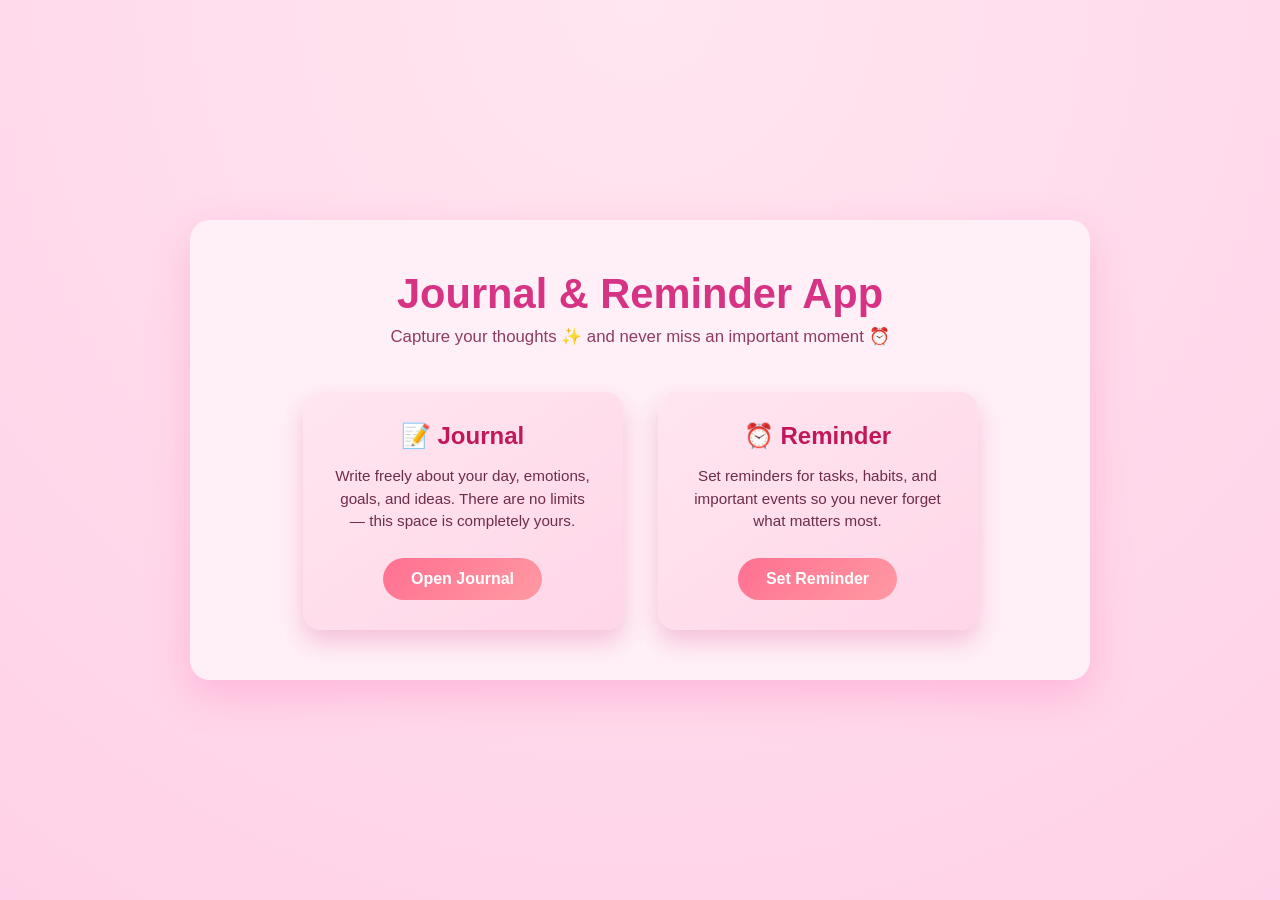
<file: Anudip_AJWP-main/ReminderJournalApp/backend/target/classes/frontend/index.html>
<!DOCTYPE html>
<html lang="en">
<head>
    <meta charset="UTF-8">
    <title>Journal & Reminder App</title>
    <link rel="stylesheet" href="css/style.css">
</head>
<body>

<div class="container">

    <header>
        <h1>Journal & Reminder App</h1>
        <p class="subtitle">
            Capture your thoughts ✨ and never miss an important moment ⏰
        </p>
    </header>

    <section class="cards">

        <div class="card">
            <h2>📝 Journal</h2>
            <p>
                Write freely about your day, emotions, goals, and ideas.
                There are no limits — this space is completely yours.
            </p>
            <a href="journal.html" class="btn">Open Journal</a>
        </div>

        <div class="card">
            <h2>⏰ Reminder</h2>
            <p>
                Set reminders for tasks, habits, and important events
                so you never forget what matters most.
            </p>
            <a href="reminder.html" class="btn">Set Reminder</a>
        </div>

    </section>

    <p id="status"></p>

</div>

<script src="js/app.js"></script>
</body>
</html>
</file>
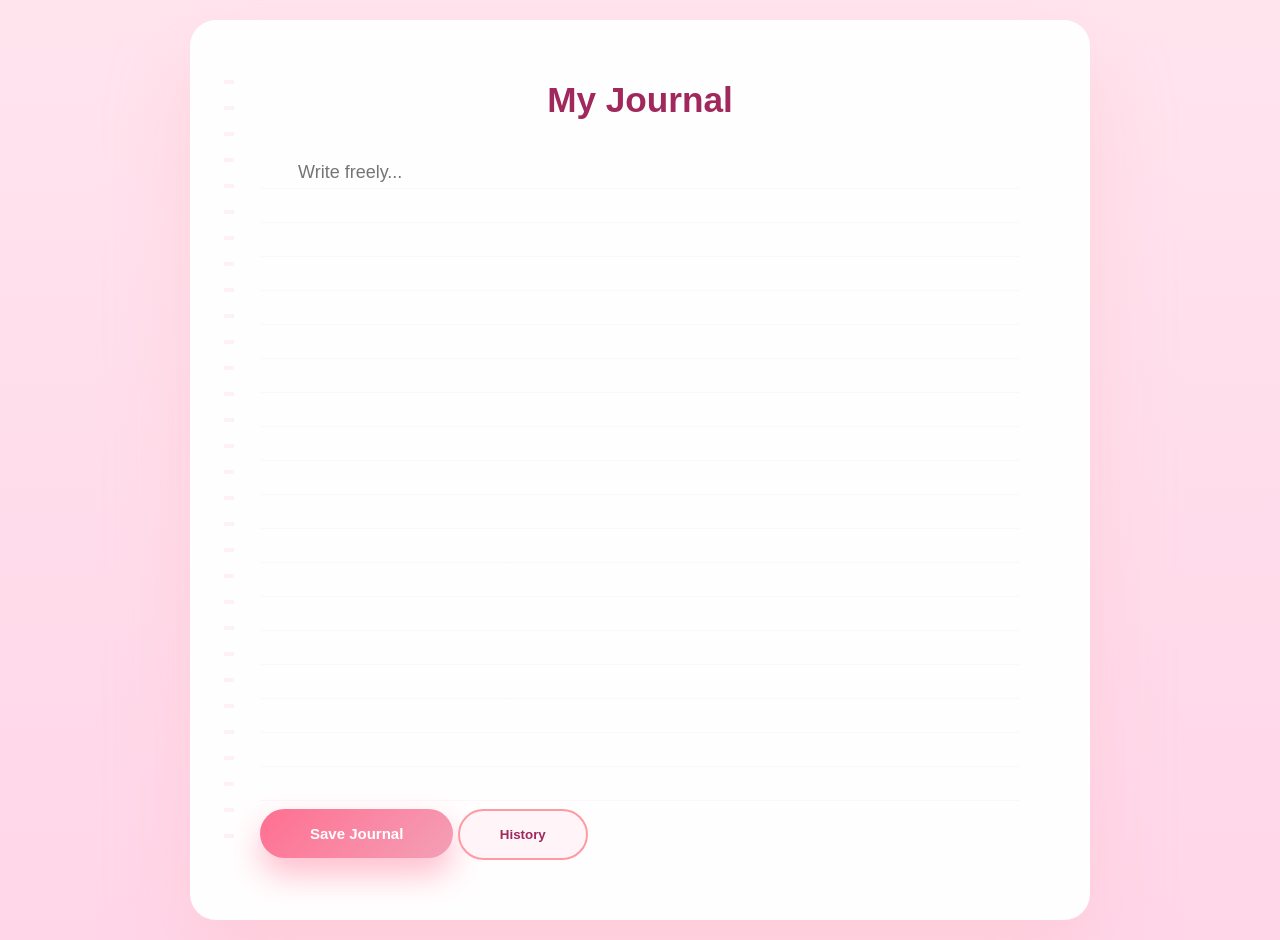
<file: Anudip_AJWP-main/ReminderJournalApp/backend/target/classes/frontend/journal.html>
<!DOCTYPE html>
<html lang="en">
<head>
  <meta charset="UTF-8">
  <title>My Journal</title>
  <meta name="viewport" content="width=device-width, initial-scale=1.0">
  <link rel="stylesheet" href="css/style.css">
</head>

<body class="journal-page">

<div class="notebook">
  <h1 class="title">My Journal</h1>

  <textarea id="journalText" placeholder="Write freely..."></textarea>

  <div class="journal-actions">
    <button id="saveBtn" type="button">Save Journal</button>
    <button id="historyBtn" type="button">History</button>
  </div>
</div>

<!-- HISTORY OVERLAY -->
<div id="historyPanel" class="history hidden">
  <div class="history-sheet">
    <button id="closeHistory" type="button" class="close-history">✕</button>

    <h3>Past Entries</h3>
    <ul id="historyList"></ul>
  </div>
</div>

<script src="js/app.js"></script>
</body>
</html>
</file>
<file: Anudip_AJWP-main/ReminderJournalApp/backend/target/classes/frontend/css/style.css>
/* =========================
   GLOBAL RESET
   ========================= */
* {
    margin: 0;
    padding: 0;
    box-sizing: border-box;
    font-family: "Segoe UI", sans-serif;
}

/* =========================
   GLOBAL BACKGROUND (HOME & REMINDER)
   ========================= */
body {
    min-height: 100vh;
    background: radial-gradient(circle at top, #ffe6f0, #ffd1e8);
    display: flex;
    justify-content: center;
    align-items: center;
    padding: 20px;
}

/* =========================
   HOME / MAIN CONTAINER
   ========================= */
.container {
    width: 95%;
    max-width: 900px;
    background: #fff0f7;
    padding: 50px 40px;
    border-radius: 20px;
    box-shadow: 0 15px 40px rgba(255, 105, 180, 0.3);
    text-align: center;
}

/* =========================
   HEADER
   ========================= */
header h1 {
    color: #d63384;
    font-size: 2.6rem;
    margin-bottom: 8px;
}

.subtitle {
    color: #8f3a62;
    margin-bottom: 45px;
    font-size: 1.05rem;
}

/* =========================
   CARDS
   ========================= */
.cards {
    display: flex;
    gap: 35px;
    justify-content: center;
    flex-wrap: wrap;
}

.card {
    background: linear-gradient(145deg, #ffe6f0, #ffd6e8);
    width: 320px;
    padding: 30px;
    border-radius: 18px;
    box-shadow: 0 12px 25px rgba(214, 51, 132, 0.25);
    transition: transform 0.3s ease, box-shadow 0.3s ease;
}

.card:hover {
    transform: translateY(-8px);
    box-shadow: 0 18px 35px rgba(214, 51, 132, 0.35);
}

.card h2 {
    color: #c2185b;
    margin-bottom: 15px;
}

.card p {
    color: #6d2c4a;
    font-size: 0.95rem;
    margin-bottom: 25px;
    line-height: 1.5;
}

/* =========================
   BUTTONS (HOME)
   ========================= */
.btn {
    text-decoration: none;
    background: linear-gradient(135deg, #ff6f91, #ff9aa2);
    color: white;
    padding: 12px 28px;
    border-radius: 30px;
    font-weight: 600;
    display: inline-block;
}

.btn:hover {
    opacity: 0.9;
}

/* =====================================================
   JOURNAL PAGE (ONLY THIS PART IS CHANGED)
   ===================================================== */

/* Journal page wrapper */
.journal-page {
    min-height: 100vh;
    width: 100%;
    background: linear-gradient(to bottom, #ffe4ee, #ffd6e8);
    display: flex;
    justify-content: center;
    align-items: center;
    padding: 20px;
}

/* Notebook */
.notebook {
    width: 100%;
    max-width: 900px;
    min-height: 100vh;
    background: #fffefe;
    border-radius: 26px;
    padding: 60px 70px;
    box-shadow: 0 40px 80px rgba(255, 182, 193, 0.35);
    display: flex;
    flex-direction: column;
    position: relative;
}

/* Spiral hint */
.notebook::before {
    content: "";
    position: absolute;
    left: 34px;
    top: 60px;
    bottom: 60px;
    width: 10px;
    background: repeating-linear-gradient(
        to bottom,
        rgba(243, 164, 181, 0.4) 0px,
        rgba(243, 164, 181, 0.4) 4px,
        transparent 4px,
        transparent 26px
    );
    opacity: 0.35;
}

/* Journal title */
.title {
    text-align: center;
    font-size: 2.2rem;
    color: #a1285c;
    margin-bottom: 35px;
}

/* Journal textarea */
.notebook textarea {
    flex: 1;
    border: none;
    outline: none;
    resize: none;
    font-size: 18px;
    line-height: 34px;
    color: #4a0033;
    padding-left: 38px;
    background: repeating-linear-gradient(
        transparent,
        transparent 33px,
        rgba(243, 164, 181, 0.18) 34px
    );
    caret-color: #c2185b;
}

/* Journal buttons */
#journalForm {
    margin-top: 35px;
    display: flex;
    justify-content: center;
    gap: 18px;
}

#saveBtn {
    padding: 16px 50px;
    border-radius: 32px;
    border: none;
    background: linear-gradient(135deg, #ff6f91, #f49fb6);
    color: white;
    font-size: 15px;
    font-weight: 600;
    cursor: pointer;
    box-shadow: 0 16px 32px rgba(255, 111, 145, 0.45);
}

#historyBtn {
    padding: 16px 40px;
    border-radius: 32px;
    border: 2px solid #ff9aa2;
    background: #fff5f8;
    color: #a1285c;
    font-weight: 600;
    cursor: pointer;
}

/* =========================
   HISTORY OVERLAY
   ========================= */
.history {
    position: fixed;
    inset: 0;
    background: rgba(255, 228, 238, 0.85);
    backdrop-filter: blur(6px);
    display: flex;
    justify-content: center;
    align-items: flex-end;
    z-index: 200;
}

.history.hidden {
    display: none;
}

.history-sheet {
    width: 100%;
    max-width: 900px;
    max-height: 65vh;
    background: #fffefe;
    border-radius: 28px 28px 0 0;
    padding: 30px;
    overflow-y: auto;
    position: relative;
}

/* Close history */
.close-history {
    position: absolute;
    top: 16px;
    right: 20px;
    background: none;
    border: none;
    font-size: 22px;
    cursor: pointer;
    color: #a1285c;
}

/* History items */
.history li {
    background: #fff5f8;
    margin-bottom: 14px;
    padding: 16px;
    border-radius: 16px;
}

/* =========================
   REMINDER PAGE (UNCHANGED)
   ========================= */
.reminder-form {
    width: 420px;
    padding: 35px;
    background: linear-gradient(145deg, #fff0f6, #ffe1ed);
    border-radius: 25px;
    box-shadow: 0 18px 45px rgba(255, 182, 193, 0.45);
    position: relative;
}

.reminder-form::before,
.reminder-form::after {
    content: "";
    position: absolute;
    border-radius: 50%;
    background: rgba(255, 154, 162, 0.25);
}

.reminder-form::before {
    width: 80px;
    height: 80px;
    top: -30px;
    left: -30px;
}

.reminder-form::after {
    width: 120px;
    height: 120px;
    bottom: -40px;
    right: -40px;
}

.reminder-form h2 {
    text-align: center;
    color: #c2185b;
    margin-bottom: 10px;
}

.reminder-form p {
    text-align: center;
    color: #7a3b58;
    font-size: 0.9rem;
    margin-bottom: 25px;
}

.reminder-form input {
    width: 100%;
    padding: 14px 16px;
    margin-bottom: 18px;
    border-radius: 14px;
    border: 1px solid #ffb6c1;
    font-size: 14px;
    outline: none;
}

.reminder-form button {
    width: 100%;
    padding: 14px;
    border-radius: 30px;
    border: none;
    background: linear-gradient(135deg, #ff6f91, #ff9aa2);
    color: white;
    font-size: 15px;
    font-weight: 600;
    cursor: pointer;
}

/* =========================
   MOBILE
   ========================= */
@media (max-width: 768px) {

    body {
        align-items: flex-start;
    }

    .notebook {
        border-radius: 0;
        padding: 40px 25px;
    }

    #journalForm {
        flex-direction: column;
    }

    #saveBtn,
    #historyBtn {
        width: 100%;
    }

    .reminder-form {
        width: 100%;
    }
}
</file>
